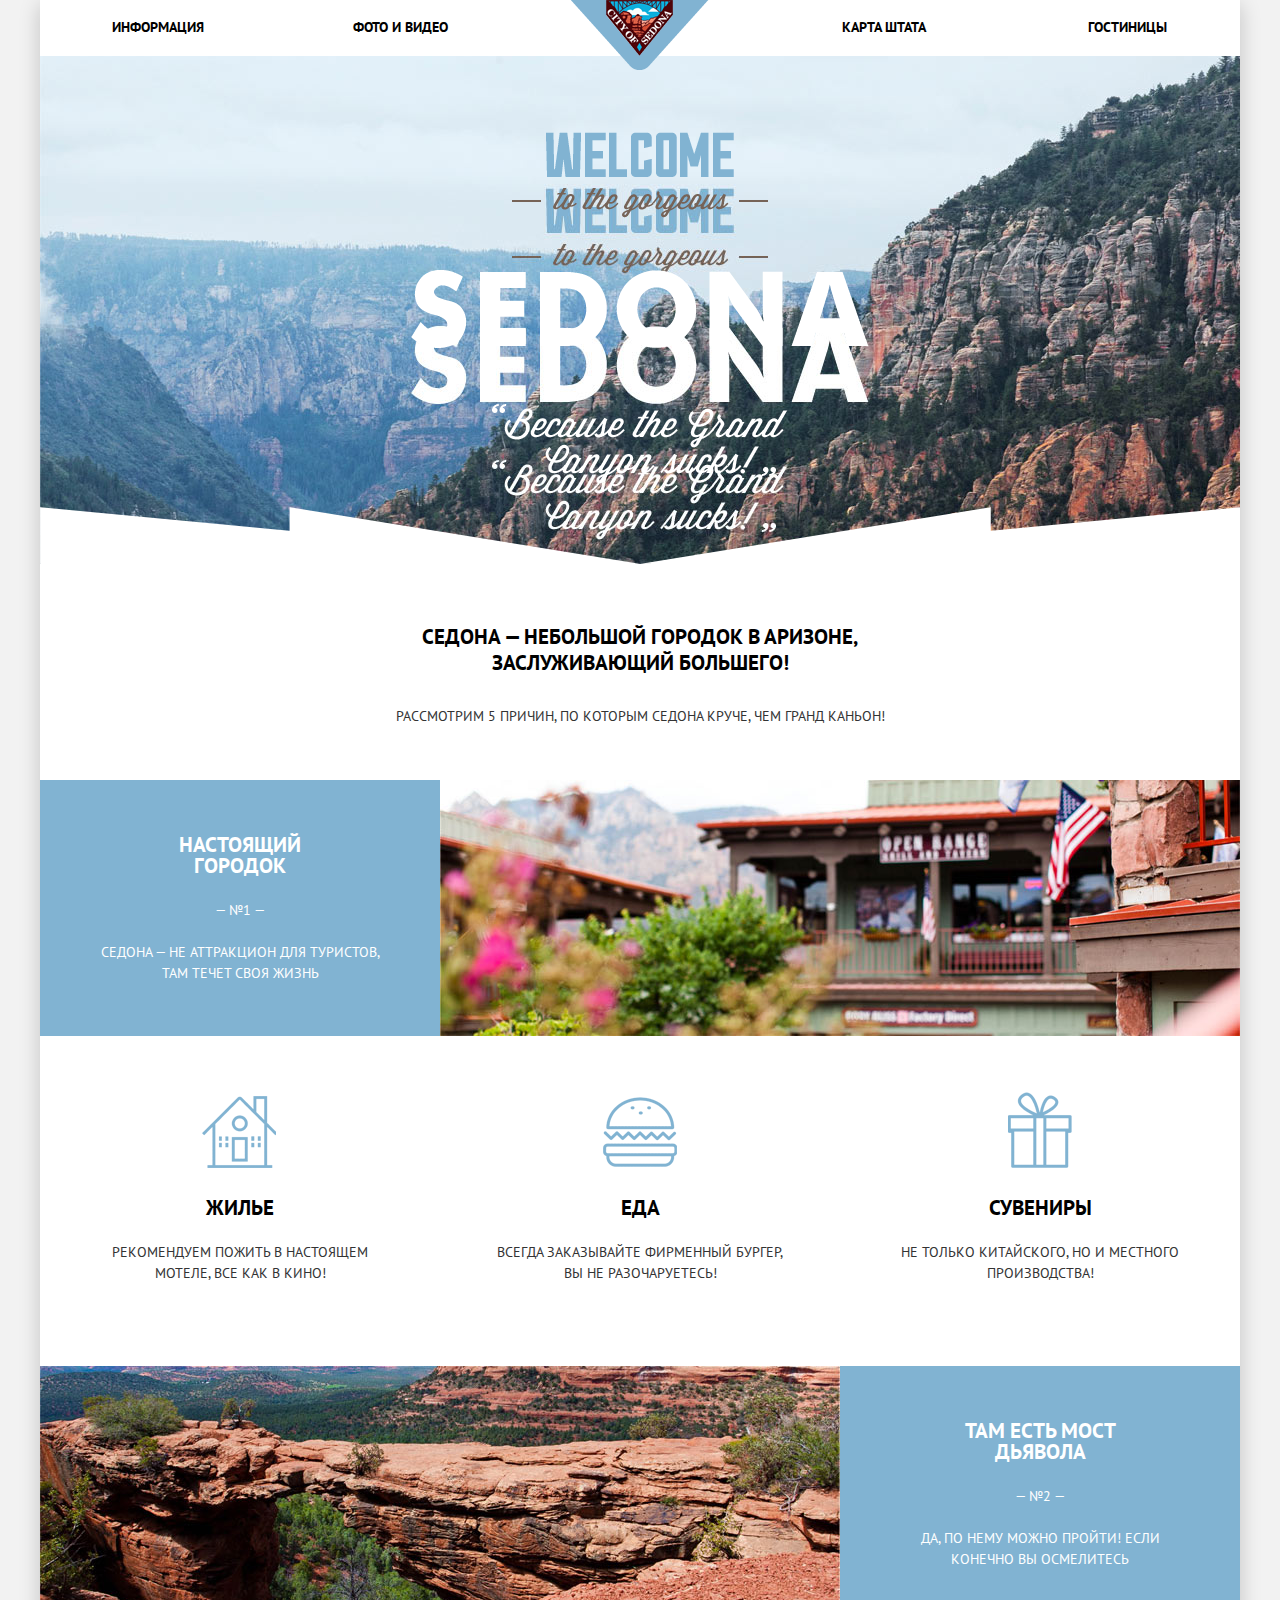
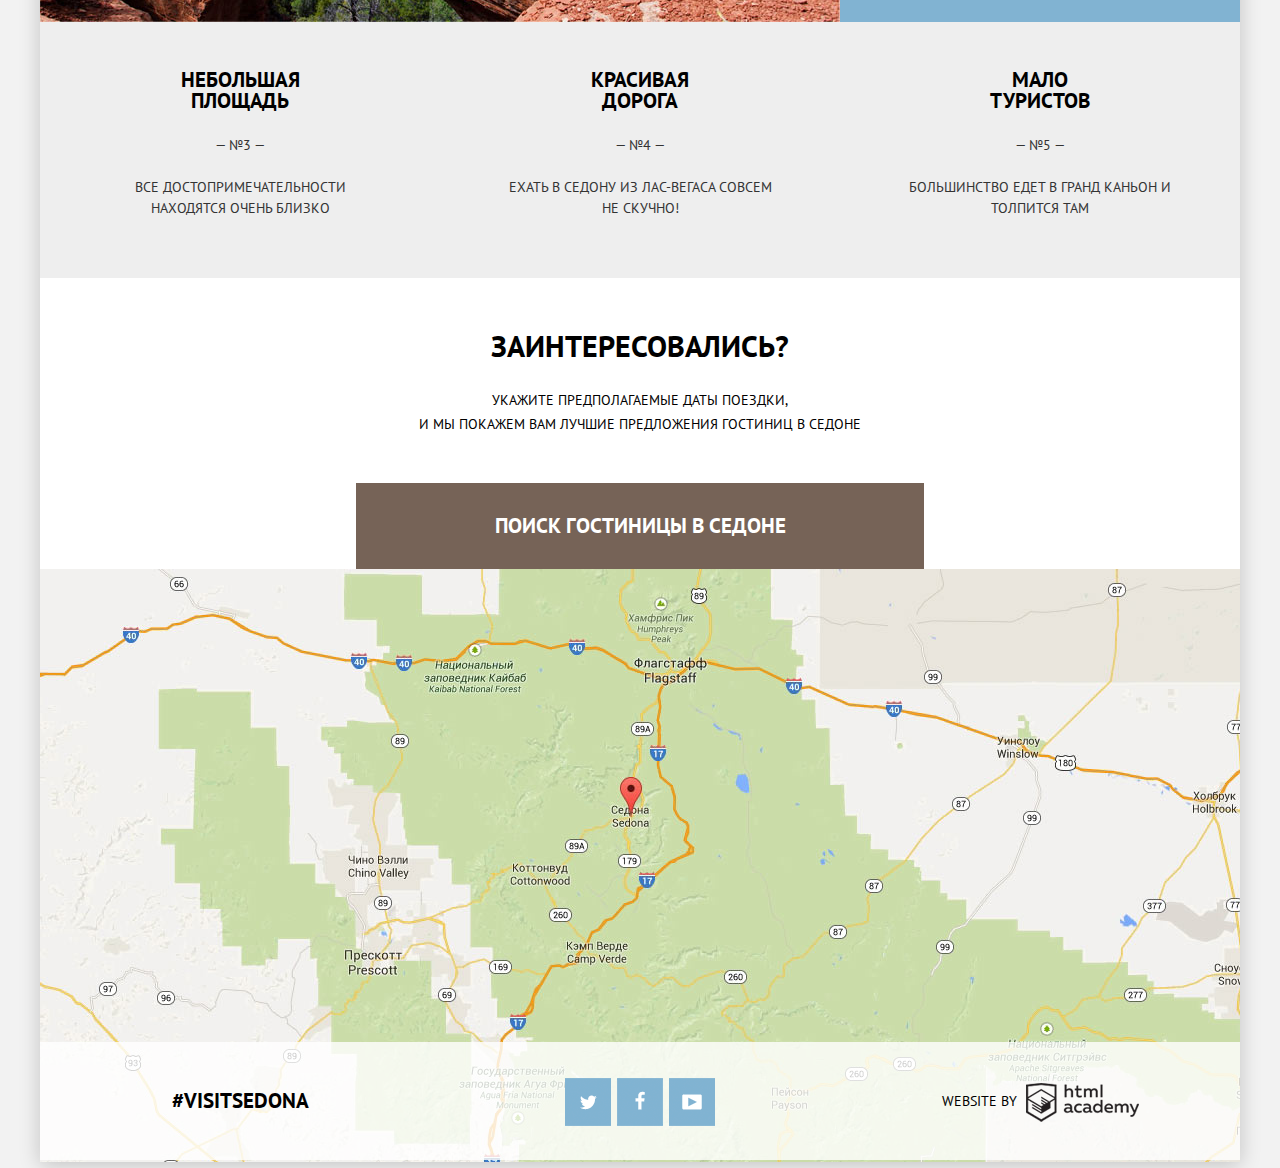
<file: index.html>
<!DOCTYPE html>
<html lang='ru'>
    <head>
        <meta charset='utf-8'>
        <title>Седона</title>
        <link href='https://fonts.googleapis.com/css?family=PT+Sans:400,700&subset=cyrillic,latin' rel='stylesheet' type='text/css'>
        <link rel='stylesheet' href='css/normalize.min.css'>
        <link rel='stylesheet' href='css/style.min.css'>
    </head>
    <body>
        <div class='container'>
            <header class='main-header'>
                <a class='header-logo' href='index.html'>
                    <img src='img/logo.png' alt='City of Sedona' width='138' height='70'>
                </a>
                <nav class='main-navigation clearfix'>
                    <ul>
                        <li>
                            <a href='#'>Информация</a>
                        </li>
                        <li>
                            <a href='#'>Фото и видео</a>                      
                        </li>
                        <li>
                            <a href='#'>Карта штата</a> 
                        </li>
                        <li>
                            <a href='catalog.html'>Гостиницы</a> 
                        </li>
                    </ul>              
                </nav>
            </header>
            <main>
                <div class='index-content'>
                    <img src='img/main.png' alt='Welcome to the gorgeous “SEDONA„' width='458' height='352'> 
                </div>              
                <div class='features'>
                    <div class='features-intro'>
                        <h2 class='features-title'> 
                            Седона — небольшой городок в Аризоне,
                            заслуживающий большего!
                        </h2>           
                        <p>
                            Рассмотрим 5 причин, по которым Седона круче, чем Гранд Каньон!
                        </p>
                    </div>
                    <div class='feature-item clearfix'>
                        <div class='item-content'>
                            <h3>Настоящий городок</h3>
                            <span class='feature-number'>№1</span>
                            <p>
                                Седона — не аттракцион для туристов,
                                там течет своя жизнь
                            </p>
                        </div>
                        <div class='item-photo'>
                            <img src='img/photo-1.jpg' alt='Городок Седона' width='800' height='256'>
                        </div>
                    </div>
                    <div class='recomendations clearfix'>
                        <div class='item-content house'>
                            <h3>Жилье</h3>
                            <p>
                                Рекомендуем пожить в настоящем
                                мотеле, все как в кино!
                            </p>
                        </div>
                        <div class='item-content burger'>
                            <h3>Еда</h3>
                            <p>
                                Всегда заказывайте фирменный бургер,
                                вы не разочаруетесь!
                            </p>
                        </div>
                        <div class='item-content gift'>
                            <h3>Сувениры</h3>
                            <p>
                                Не только китайского, но и местного
                                производства!
                            </p>
                        </div>
                    </div>
                    <div class='feature-item clearfix'>
                        <div class='item-photo'>
                            <img src='img/photo-2.jpg' alt='Мост дьявола' width='800' height='256'>
                        </div>
                        <div class='item-content pull-right'>
                            <h3>Там есть
                                мост дьявола</h3>
                            <span class='feature-number'>№2</span>
                            <p>
                                Да, по нему можно пройти! Если конечно
                                вы осмелитесь
                            </p>
                        </div>
                    </div>
                    <div class='feature-fact clearfix'>
                        <div class='item-content'>
                            <h3>Небольшая
                                площадь</h3>
                            <span class='feature-number'>№3</span>
                            <p>
                                Все достопримечательности
                                находятся очень близко
                            </p>
                        </div>
                        <div class='item-content'>
                            <h3>Красивая
                                дорога</h3>
                            <span class='feature-number'>№4</span>
                            <p>
                                Ехать в Седону из Лас-Вегаса совсем
                                не скучно!
                            </p>
                        </div>
                        <div class='item-content'>
                            <h3>Мало
                                туристов</h3>
                            <span class='feature-number'>№5</span>
                            <p>
                                Большинство едет в Гранд Каньон и
                                толпится там
                            </p>
                        </div>
                    </div>
                </div>
                <div class='reservation'>
                    <div class='reservation-intro'>
                        <h2>Заинтересовались?</h2>
                        <p>
                            Укажите предполагаемые даты поездки,<br>
                            и мы покажем вам лучшие предложения гостиниц в Седоне
                        </p>
                    </div>
                    <div class='search-block'>
                        <a class='btn search-btn' href='#'>Поиск гостиницы в Седоне</a>
                        <div class='form-content'>
                            <form class='hotel-search' action='search.html' method='get'>
                                <div class='search-item'>
                                    <label for='date-in' class='label-in'>Дата заезда:</label>
                                    <div class='item-input'>
                                        <input type='text' name='hotel-date-in' id='date-in' value='24 апреля 2016' required>
                                        <button type='submit' class='btn-form btn-calendar'></button>
                                    </div>
                                </div>
                                <div class='search-item'>
                                    <label for='date-out' class='label-out'>Дата выезда:</label>
                                    <div class='item-input'>
                                        <input type='text' name='hotel-date-out' id='date-out' value='4 июля 2016' required>
                                        <button type='button' class='btn-form btn-calendar'></button>
                                    </div>
                                </div>
                                <div class='visitors-number clearfix'>
                                    <div class='search-item pull-left'>
                                        <label for='adult-number' class='label-adult'>Взрослые:</label>
                                        <div class='item-input'>
                                            <button type='button' class='btn-form btn-minus'></button>
                                            <input type='text' name='hotel-adult-number' id='adult-number' value='2' required>
                                            <button type='button' class='btn-form btn-plus'></button>
                                        </div>
                                    </div>
                                    <div class='search-item pull-right'>
                                        <label for='children-number' class='label-children'>Дети:</label>
                                        <div class='item-input'>
                                            <button type='button' class='btn-form btn-minus'></button>
                                            <input type='text' name='hotel-children-number' id='children-number' value='0' required>
                                            <button type='button' class='btn-form btn-plus'></button>
                                        </div>
                                    </div>
                                </div>
                                <button type='submit' class='btn btn-hotels'>Найти</button>
                            </form>
                        </div>
                    </div>
                </div>
            </main>
            <div class='index-map'>
                <iframe src='https://www.google.com/maps/embed?pb=!1m18!1m12!1m3!1d627295.4706423493!2d-111.53124289787769!3d34.93516097901138!2m3!1f0!2f0!3f0!3m2!1i1024!2i768!4f13.1!3m3!1m2!1s0x872da132f942b00d%3A0x5548c523fa6c8efd!2z0KHQtdC00L7QvdCwLCDQkNGA0LjQt9C-0L3QsCA4NjMzNiwg0KHQqNCQ!5e0!3m2!1sru!2sru!4v1473015937814' width='1200' height='593' style='border:0' allowfullscreen></iframe>
            </div>
            <footer class='main-footer clearfix'>
                <a class='footer-hashtag' href='#'>#VisitSedona</a>
                <div class='footer-social'>
                    <a class='btn social-btn-tw' href='#'></a>
                    <a class='btn social-btn-fb' href='#'></a>
                    <a class='btn social-btn-you' href='#'></a>
                </div>
                <div class='footer-copyright'>
                    <span>Website by</span>
                    <a href='https://htmlacademy.ru'></a>       
                </div>
            </footer>
        </div>
        
        <script src='js/search-form.min.js'></script>
        
    </body>
</html>
</file>
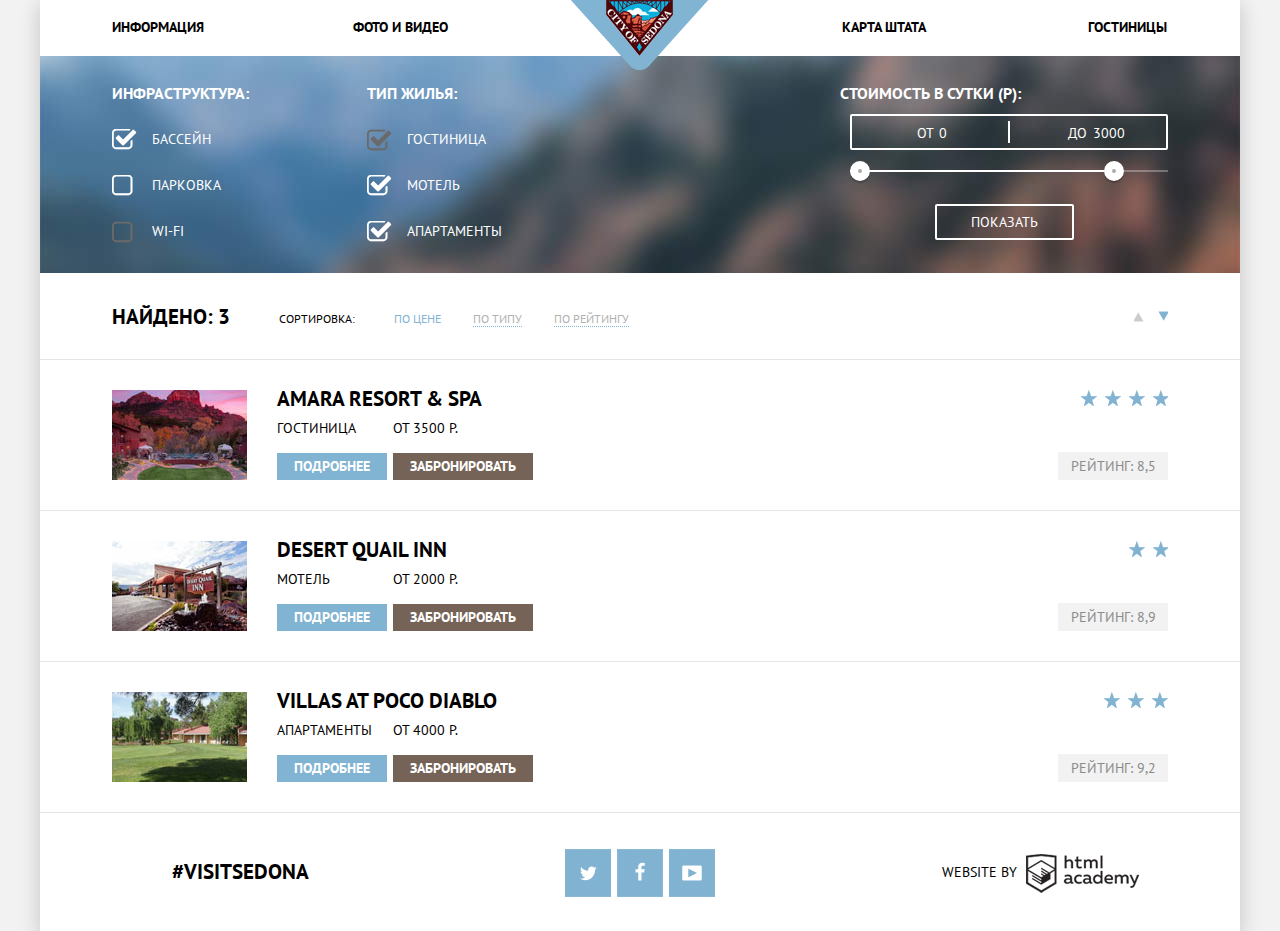
<file: catalog.html>
<!DOCTYPE html>
<html lang='ru'>
    <head>
        <meta charset='utf-8'>
        <title>Седона</title>
        <link href='https://fonts.googleapis.com/css?family=PT+Sans:400,700&subset=cyrillic,latin' rel='stylesheet' type='text/css'>
        <link rel='stylesheet' href='css/normalize.min.css'>
        <link rel='stylesheet' href='css/style.min.css'>
    </head>
    <body>
        <div class='container'>
            <header class='main-header'>
                <a class='header-logo' href='index.html'>
                    <img src='img/logo.png' alt='City of Sedona' width='138' height='70'>
                </a>
                <nav class='main-navigation clearfix'>
                    <ul>
                        <li>
                            <a href='#'>Информация</a>
                        </li>
                        <li>
                            <a href='#'>Фото и видео</a>                      
                        </li>
                        <li>
                            <a href='#'>Карта штата</a> 
                        </li>
                        <li> 
                            <a href='#'>Гостиницы</a> 
                        </li>
                    </ul>              
                </nav>
           </header>
      
            <main>
                <div class='hotel-filter clearfix'>
                    <form class='filter-form' action='filter.html' method='post'>
                        <div class='form-options'>
                            <h3>Инфраструктура:</h3>
                            <div class='filter-item'>
                                <input type='checkbox' name='filter-option' value='pool' id='option-pool' checked>
                                <label for='option-pool'>Бассейн</label>
                            </div>
                            <div class='filter-item'>
                                <input type='checkbox' name='filter-option' value='parking' id='option-parking'>
                                <label for='option-parking'>Парковка</label>
                            </div>
                            <div class='filter-item'>
                                <input type='checkbox' name='filter-option' value='wifi' id='option-wifi' disabled>
                                <label for='option-wifi'>Wi-Fi</label>
                            </div>
                        </div>     
                        <div class='form-type'>
                            <h3>Тип жилья:</h3>
                            <div class='filter-item'>
                                <input type='checkbox' name='filter-type' value='hotel' id='type-hotel' checked disabled>
                                <label for='type-hotel'>Гостиница</label>
                            </div>
                            <div class='filter-item'>
                                <input type='checkbox' name='filter-type' value='motel' id='type-motel' checked>
                                <label for='type-motel'>Мотель</label>
                            </div>
                            <div class='filter-item'>
                                <input type='checkbox' name='filter-type' value='apartments' id='type-apartments' checked>
                                <label for='type-apartments'>Апартаменты</label>
                            </div>
                        </div>
                        <div class='filter-range'>
                            <h3>Стоимость в сутки (Р):</h3>
                            <div class='range-block'>
                            <div class='price-controls'>
                                <label for='minimal-price' class='min-price'>От
                                    <input type='text' name='min-price' value='0' id='minimal-price'>
                                </label>
                                <label for='maximal-price' class='max-price' >До 
                                    <input type='text' name='max-price' value='3000' id='maximal-price'>
                                </label>
                            </div>
                            <div class='range-controls'>
                                <div class='scale'>
                                    <div class='bar'>
                                    
                                    </div>
                                </div>
                                <div class='range-toggle range-toggle-min'></div>
                                <div class='range-toggle range-toggle-max'></div>
                            </div>
                            </div>
                        </div>
                        <button type='submit' class='btn range-btn'>Показать</button>
                    </form>
                </div>
                <div class='catalog-sort'>
                    <h2 class='catalog-found'>Найдено: 3</h2>      
                    <div class='sort'>
                        <span class='sort-title'>Сортировка:</span>
                        <div class='sort-type'>
                            <a class='active-type' href='#'>По цене</a>
                            <a href='#'>По типу</a>
                            <a href='#'>По рейтингу</a>
                        </div>
                        <div class='sort-dir'>
                            <a href='#'></a>
                            <a class='active-dir' href='#'></a>
                        </div>
                    </div>
                </div>
                <div class='catalog-list'>
                    <div class='catalog-item clearfix'>
                        <div class='item-image'>
                            <a href='#'>
                                <img src='img/item-photo-1.jpg' width='135' height='90' alt='Amara Resort & Spa'>
                            </a>
                        </div>
                        <div class='item-info'>
                            <h3 class='item-info-title'><a href='#'>Amara Resort & Spa</a></h3>
                            <span class='item-type'>Гостиница</span>
                            <span class='item-cost'>От 3500 Р.</span>
                            <div class='item-block'>
                                <a class='btn btn-about' href='#'>Подробнее</a>
                                <a class='btn btn-book' href='#'>Забронировать</a>
                            </div>
                        </div>
                        <div class='item-rate'>
                            <span class='stars stars-4'></span>
                            <span>Рейтинг: 8,5</span>
                        </div>
                    </div>
                    <div class='catalog-item clearfix'>
                        <div class='item-image'>
                            <a href='#'>
                                <img src='img/item-photo-2.jpg' width='135' height='90' alt='Desert Quaill Inn'>
                            </a>
                        </div>
                        <div class='item-info'>
                            <h3 class='item-info-title'><a href='#'>Desert Quail Inn</a></h3>
                            <div class='item-price'>
                                <span class='item-type'>Мотель</span>
                                <span class='item-cost'>От 2000 Р.</span>
                            </div>
                            <div class='item-block'>
                                <a class='btn btn-about' href='#'>Подробнее</a>
                                <a class='btn btn-book' href='#'>Забронировать</a>
                            </div>
                        </div>
                        <div class='item-rate'>
                            <span class='stars stars-2'></span>
                            <span>Рейтинг: 8,9</span>
                        </div>
                    </div>
                    <div class='catalog-item clearfix'>
                        <div class='item-image'>
                            <a href='#'>
                                <img src='img/item-photo-3.jpg' width='135' height='90' alt='Villas At Poco Diablo'>
                            </a>
                        </div>
                        <div class='item-info'>
                            <h3 class='item-info-title'><a href='#'>Villas At Poco Diablo</a></h3>
                            <div class='item-price'>
                                <span class='item-type'>Апартаменты</span>
                                <span class='item-cost'>От 4000 Р.</span>
                            </div>
                            <div class='item-block'>
                                <a class='btn btn-about' href='#'>Подробнее</a>
                                <a class='btn btn-book' href='#'>Забронировать</a>
                            </div>
                        </div>
                        <div class='item-rate'>
                            <span class='stars stars-3'></span>
                            <span>Рейтинг: 9,2</span>
                        </div>
                    </div>
                </div>
            </main>
        
            <footer class='main-footer clearfix'>
                <div class='footer-hashtag'>
                    <a href='#'>#VisitSedona</a>
                </div>
                <div class='footer-social'>
                    <a class='btn social-btn-tw' href='#'></a>
                    <a class='btn social-btn-fb' href='#'></a>
                    <a class='btn social-btn-you' href='#'></a>
                </div>
                <div class='footer-copyright'>
                    <span>Website by</span>
                    <a href='https://htmlacademy.ru'></a>       
                </div>
            </footer>
        </div>
    </body>
</html>
</file>
<file: css/style.min.css>
body{font-size:14px;line-height:21px;font-family:'PT Sans',Arial,sans-serif;text-transform:uppercase;background-color:#f2f2f2;margin:0}.container{width:1200px;margin:0 auto;background-color:#fff;box-shadow:0 5px 20px rgba(0,1,1,.2)}.clearfix::after{content:'';display:table;clear:both}.main-header{position:relative}.header-logo{position:absolute;left:50%;margin-left:-69px;z-index:2}.main-navigation{padding-left:6%;padding-right:6%}.main-navigation ul{margin:0;padding:0;list-style:none}.main-navigation li{float:left;width:20%;padding-bottom:16px;padding-top:14px;margin-right:30px}.main-navigation li:nth-child(2){margin-right:150px}.main-navigation li:nth-child(3){margin-right:30px;text-align:right}.main-navigation li:last-child{margin:0;text-align:right}.form-content label,a{line-height:26px;font-weight:700}a{text-decoration:none;color:#000}.main-navigation a:hover{color:#81b3d2}.main-navigation a:visited{color:#c1c1c1}.main-navigation a:active{color:#766357}.main-navigation a:visited:hover{color:#604e43}.main-navigation a:visited:active{color:#d6d0cc}.index-content{width:1200px;height:508px;padding-top:76px;margin-bottom:30px;background:url(../img/index-mask.png) 0 100% no-repeat,#e1eef7 url(../img/main-photo.jpg) no-repeat;box-sizing:border-box}.index-content img{display:block;margin:0 auto}.features{text-align:center}.features-intro{line-height:26px;margin-bottom:51px}.features-intro p{color:#333;margin:0}.features-title{width:500px;margin:0 auto;padding:30px 30px 27px;font-size:21px;font-weight:700}.feature-item{height:256px;overflow:hidden;background-color:#81b3d2}.item-content{float:left;width:400px;min-height:256px;padding:54px 45px 10px;color:#fff;box-sizing:border-box}.feature-number::after,.feature-number::before{content:' — '}.feature-number{display:block;margin:0 auto 21px}.item-content h3{width:151px;margin:0 auto 24px;font-weight:700;font-size:21px;line-height:21px}.item-content p{width:305px;margin:0 auto}.recomendations{min-height:330px}.recomendations .item-content{position:relative;padding-top:161px}.recomendations h3{color:#000}.feature-fact span,.recomendations p{color:#333}.burger::before,.gift::before,.house::before{position:absolute;width:74px;height:76px;content:''}.house::before{top:56px;background:url(../img/sprite.png) no-repeat 0 0;left:162px}.burger::before,.gift::before{left:163px}.burger::before{background:url(../img/sprite.png) no-repeat -84px 0;top:55px}.gift::before{top:56px;background:url(../img/sprite.png) no-repeat -165px 0}.item-photo{float:left;width:800px;height:256px}.item-image img,.item-photo img{max-width:100%;height:auto}.feature-fact{min-height:256px;overflow:hidden;background-color:#eee}.feature-fact .item-content{padding-top:47px;color:#000}.feature-fact p{width:270px;margin:0 auto;color:#333}.reservation{text-align:center;line-height:24px}.reservation h2{font-size:30px;padding-top:56px;padding-bottom:30px;margin:0}.reservation p{margin:0}.reservation-intro{margin-bottom:47px}.search-block{width:568px;margin:0 auto}.form-content{position:absolute;width:568px;background-color:#fff;display:none}.form-content-show{display:block;z-index:1}.hotel-search{padding:55px;font-size:14px;line-height:26px;font-weight:700}.search-item{margin-bottom:30px}.form-content label{float:left;width:111px;margin-top:6px;font-size:14px;text-align:justify}.form-content label.label-children{width:90px;margin-right:25px;text-align:right}.item-input{position:relative;overflow:hidden;padding-right:30px}.form-content input[type=text]{box-sizing:border-box;width:100%;height:38px;padding-left:10px;font-size:14px;font-family:'PT Sans',Arial,sans-serif;line-height:26px;font-weight:700;background-color:#f2f2f2;border:2px solid #f2f2f2;text-transform:uppercase}.form-content input:hover{background-color:#ebebeb;border:2px solid #ebebeb}.form-content input:active{background-color:#fff;border:2px solid #ebebeb}.form-content input:focus{background-color:#fff;border:2px solid #ebebeb}.visitors-number{margin-bottom:53px}.visitors-number .search-item{width:50%;margin-bottom:0}.visitors-number .item-input{box-sizing:border-box;width:114px;padding-left:38px;padding-right:38px}.visitors-number input[type=text]{text-align:center;padding-left:0}.btn,.btn-form{border:0;outline:0}.btn{display:inline-block;vertical-align:middle;font-size:14px;line-height:21px;font-weight:700;text-align:center;color:#fff;padding:15px}.btn-form{position:absolute;right:0;top:0;width:38px;height:40px;padding:0;cursor:pointer}.btn-calendar{background:#f2f2f2 url(../img/sprite.png) no-repeat 4px -247px;cursor:pointer}.btn-calendar:hover{background:url(../img/sprite.png) no-repeat -30px -247px}.btn-calendar:active{background:url(../img/sprite.png) no-repeat -64px -247px}.btn-minus{left:0;top:0;background:#f2f2f2 url(../img/sprite.png) no-repeat 10px -282px;cursor:pointer}.btn-minus:hover{background:url(../img/sprite.png) no-repeat -16px -282px}.btn-minus:active{background:url(../img/sprite.png) no-repeat -42px -282px}.btn-plus{background:#f2f2f2 url(../img/sprite.png) no-repeat -68px -282px;cursor:pointer}.btn-plus:hover{background:url(../img/sprite.png) no-repeat -94px -282px}.btn-plus:active{background:url(../img/sprite.png) no-repeat -119px -282px}.btn-hotels,.search-btn{width:100%;font-size:21px;line-height:26px;cursor:pointer}.search-btn{padding:30px 0;background-color:#766357}.search-btn:hover{background-color:#604e43}.search-btn:active{color:#857871;background-color:#503e33}.btn-hotels{padding-top:16px;padding-bottom:16px;font-weight:700;text-transform:uppercase;background-color:#81b3d2}.btn-hotels:hover{color:#fff;background-color:#669ec0}.btn-hotels:active{color:#88b6d1;background-color:#5496bd}.pull-left{float:left}.pull-right{float:right}.hotel-filter{padding:27px 6% 29px;color:#fff;background:#38596d url(../img/filter-background.jpg)}.form-options{float:left;width:240px;margin-right:15px}.form-options h3,.form-type h3{margin:0;font-size:16px;line-height:21px}.filter-range h3{margin:0}.form-options h3,.form-type h3{margin-bottom:25px}input[type=checkbox]{display:none}input[type=checkbox]+label{cursor:pointer}input[type=checkbox]+label::before{display:inline-block;content:'';width:25px;height:23px;margin-right:15px;vertical-align:middle;background:url(../img/sprite.png) no-repeat -207px -87px}input[type=checkbox]:checked+label::before{background: url(../img/sprite.png) no-repeat -171px -87px;},input[type=checkbox]:checked+label::before:hover{background:url(../img/sprite.png) no-repeat -171px -87px}input[type=checkbox]+label::before:hover{background:url(../img/sprite.png) no-repeat -207px -87px}input[type=checkbox]:disabled+label::before{background:url(../img/sprite.png) no-repeat -207px -113px}input[type=checkbox]:checked:disabled+label::before{background:url(../img/sprite.png) no-repeat -171px -113px}input[type=checkbox]:disabled+label{cursor:default}.filter-item{margin-bottom:23px}.filter-item:last-child{margin-bottom:0}.form-type{float:left;width:288px;margin-right:185px}.filter-range{float:left;width:328px;color:#fff;text-transform:uppercase}.filter-range h3{margin-bottom:10px;font-weight:600;font-size:16px;line-height:21px}.price-controls{position:relative;height:36px;margin-bottom:20px;border:2px solid #fff;border-radius:2px;box-sizing:border-box}.price-controls label{display:inline-block;height:32px;font-size:14px;line-height:32px;vertical-align:top;cursor:pointer}.price-controls::after{content:'';position:absolute;top:50%;left:50%;width:2px;height:22px;background:#fff;transform:translate(-50%,-50%)}.price-controls .min-price{padding-left:65px}.price-controls .max-price{padding-left:73px}.price-controls input{width:50px;height:32px;margin:0;color:inherit;font:inherit;font-family:'PT Sans',Arial,sans-serif;background:0 0;border:none;outline:none}.range-controls{position:relative;margin-bottom:32px}.range-controls .scale{height:2px;background:rgba(255,255,255,.3)}.range-controls .bar{width:80%;height:2px;background:#fff}.range-toggle{position:absolute;top:-9px;width:4px;height:4px;background:#ababab;border:8px solid #fff;border-radius:50%;box-shadow:0 2px 1px 0 rgba(0,1,1,.2);cursor:pointer}.range-toggle:hover{background:#1c4f80}.range-toggle-min{left:0}.range-toggle-max{left:80%}.range-btn{display:block;margin:0 auto;padding:6px 34px;font-size:14px;font-family:'PT Sans',Arial,sans-serif;line-height:20px;font-weight:400;color:#fff;text-transform:uppercase;background:0 0;border:2px solid #fff;border-radius:2px;outline:none;cursor:pointer}.range-btn:hover{color:#000;background:#fff}.range-block{padding-left:10px}.catalog-sort{padding:30px 6% 29px;border-bottom:1px solid #e5e5e5}.catalog-found,.sort,.sort-dir,.sort-title,.sort-type{display:inline-block;vertical-align:middle}.catalog-found{margin:0 45px 0 0;font-size:21px;line-height:26px;font-weight:700}.sort-title{padding-top:5px;margin-right:35px;font-size:12px;line-height:18px}.sort-type{padding-top:3px;margin-right:497px}.sort-type a{margin-right:28px;color:#b1b1b1;border-bottom:1px dotted #81b3d2}.sort-type .active-type{color:#81b3d2;border-bottom:transparent}.sort-type a:last-child{margin-right:0}.sort-type .active-type:active,.sort-type .active-type:hover,.sort-type a:hover{color:#81b3d2}.sort-type a:active{color:#000;border:transparent}.sort a,.sort span{font-size:12px;line-height:18px;font-weight:400}.sort-dir{padding-top:6px;padding-left:4px}.sort-dir a{display:inline-block;width:15px;height:15px;vertical-align:top;background:url(../img/sprite.png) no-repeat -180px -140px}.sort-dir a:last-child{transform:rotate(180deg);background:url(../img/sprite.png) no-repeat -180px -182px}.sort-dir a:visited{background:url(../img/sprite.png) no-repeat -180px -182px}.sort-dir a:hover{background:url(../img/sprite.png) no-repeat -180px -163px}.sort-dir .active-dir,.sort-dir .active-dir:hover,.sort-dir a:active{background:url(../img/sprite.png) no-repeat -180px -182px}.catalog-item{padding:30px 6%;border-bottom:1px solid #e5e5e5}.item-image{float:left;width:135px;height:90px;margin-right:15px}.item-info{float:left;width:779px;padding-left:15px}.item-info-title{margin:0 0 10px;font-size:21px;line-height:18px;font-weight:700}.item-info-title a{line-height:0}.item-info-title a:hover{color:#81b3d2}.item-info-title a:active{color:#b2b2b2}.item-cost,.item-type{display:inline-block;vertical-align:top;min-width:110px;margin-right:2px;margin-bottom:14px}.btn-about{min-width:110px;padding:3px 15px;margin-right:2px;background-color:#81b3d2;box-sizing:border-box}.btn-about:hover{background-color:#669ec0}.btn-about:active{color:#88b6d1;background-color:#5496bd}.btn-book{background-color:#766357;padding:3px 17px}.btn-book:hover{background-color:#604e43}.btn-book:active{color:#857871;background-color:#503e33}.item-rate{float:right;width:110px}.item-rate span:last-child{display:block;padding:4px 10px 3px 11px;font-size:14px;color:#8b8b8b;line-height:21px;text-align:center;background-color:#f2f2f2}.stars{display:block;height:16px;margin-bottom:46px;margin-left:auto;background:url(../img/star.png) repeat-x}.stars-2{width:47px}.stars-3{width:72px}.stars-4{width:95px}.index-map{width:1200px;height:593px;background:#cbdda9 url(../img/map.jpg) no-repeat}.main-footer{text-align:center}.index-map+.main-footer{position:relative;margin-top:-120px;background-color:rgba(255,255,255,.8)}.footer-hashtag{float:left;padding:46px 0;width:400px;font-size:21px;font-weight:700;line-height:26px;box-sizing:border-box}.footer-copyright,.footer-social{float:left;width:400px;padding-top:36px}.footer-copyright{padding-top:41px;font-size:14px;line-height:26px;color:#000}.footer-copyright a,.footer-copyright span{display:inline-block;vertical-align:middle}.footer-copyright a{width:113px;height:39px;background:url(../img/sprite.png) no-repeat 0 -336px}.footer-copyright a:hover{background:url(../img/sprite.png) no-repeat -121px -336px}.footer-copyright a:active{background:url(../img/sprite.png) no-repeat 0 -381px}.footer-copyright span{margin-top:-3px;margin-right:5px}.social-btn-tw{margin-left:-1px;margin-right:2px;background:url(../img/sprite.png) no-repeat -4px -86px}.social-btn-tw:hover{background:url(../img/sprite.png) no-repeat -4px -143px}.social-btn-tw:active{background:url(../img/sprite.png) no-repeat -4px -199px}.social-btn-fb,.social-btn-tw,.social-btn-you{width:46px;height:48px;padding:0;vertical-align:top}.social-btn-fb{margin-right:2px;background:url(../img/sprite.png) no-repeat -60px -86px}.social-btn-fb:hover{background:url(../img/sprite.png) no-repeat -60px -143px}.social-btn-fb:active{background:url(../img/sprite.png) no-repeat -60px -199px}.social-btn-you{background:url(../img/sprite.png) no-repeat -116px -86px}.social-btn-you:hover{background:url(../img/sprite.png) no-repeat -116px -143px}.social-btn-you:active{background:url(../img/sprite.png) no-repeat -116px -199px}@-webkit-keyframes form-down{0%{transform:translateY(-86px)}to{transform:translateY(0)}}@keyframes form-down{0%{transform:translateY(-86px)}to{transform:translateY(0)}}.form-content{-webkit-animation:form-down linear .5s;animation:form-down linear .5s}
</file>
